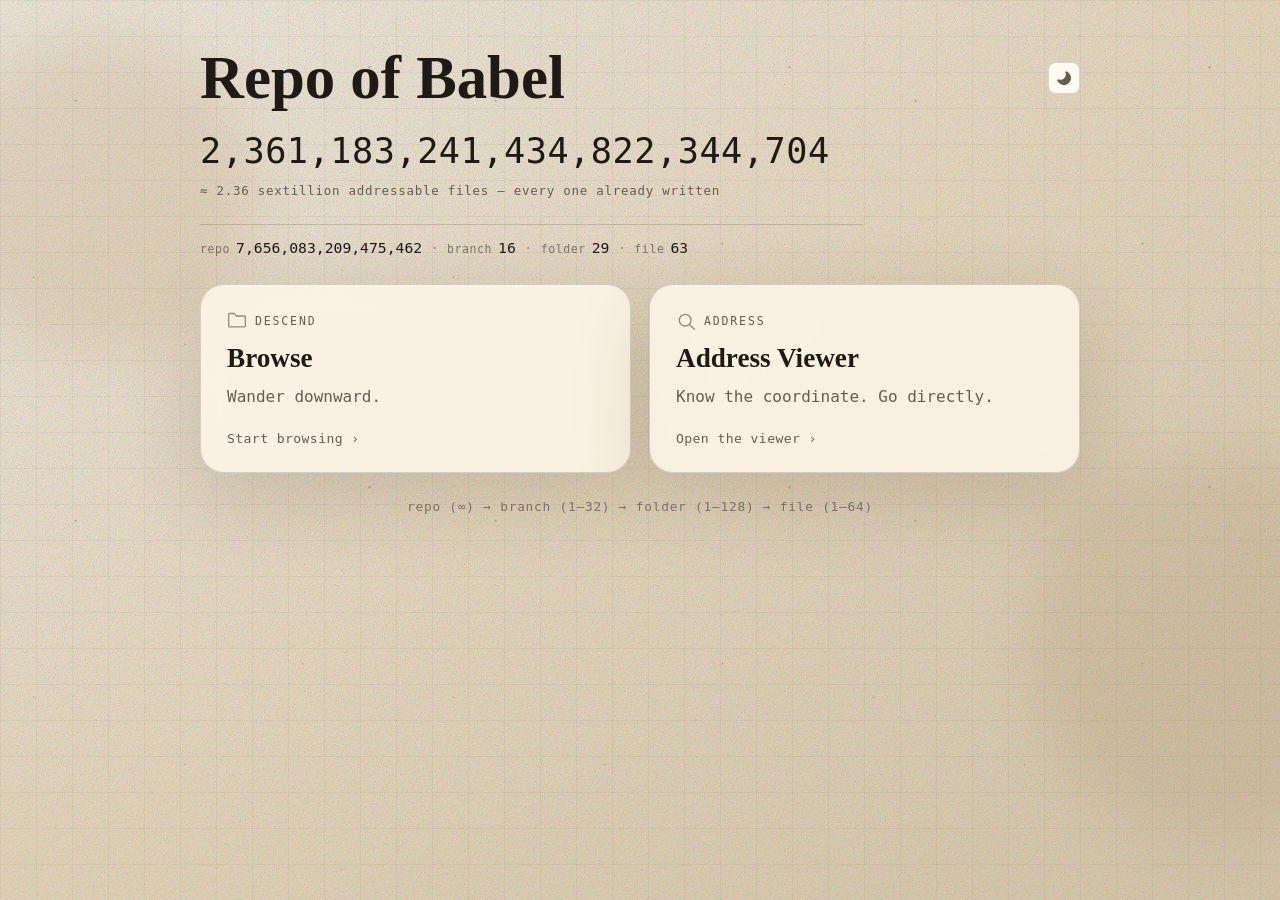
<file: index.html>
<!doctype html>
<html lang="en">
  <head>
    <meta charset="UTF-8" />
    <meta name="viewport" content="width=device-width, initial-scale=1.0" />
    <title>Repo of Babel</title>
    <link rel="stylesheet" href="./styles.css" />
    <script src="./theme.js"></script>
  </head>
  <body>
    <div class="background">
      <div class="glow glow-left"></div>
      <div class="glow glow-right"></div>
      <div class="grid"></div>
    </div>
    <main class="app-shell landing-shell">
      <header class="hero landing-hero">
        <div class="landing-title-row">
          <h1>Repo of Babel</h1>
          <button class="theme-toggle" aria-label="Toggle dark mode">
            <svg class="theme-icon-moon" viewBox="0 0 16 16" width="16" height="16" fill="currentColor"><path d="M9.598 1.591a.75.75 0 0 1 .785-.175 7 7 0 1 1-8.967 8.967.75.75 0 0 1 .961-.96 5.5 5.5 0 0 0 7.046-7.046.75.75 0 0 1 .175-.786Z"/></svg>
            <svg class="theme-icon-sun" viewBox="0 0 16 16" width="16" height="16" fill="currentColor"><path d="M8 12a4 4 0 1 1 0-8 4 4 0 0 1 0 8Zm0-1.5a2.5 2.5 0 1 0 0-5 2.5 2.5 0 0 0 0 5ZM8 0a.75.75 0 0 1 .75.75v1.5a.75.75 0 0 1-1.5 0V.75A.75.75 0 0 1 8 0Zm0 13a.75.75 0 0 1 .75.75v1.5a.75.75 0 0 1-1.5 0v-1.5A.75.75 0 0 1 8 13Zm7.25-5.25a.75.75 0 0 1 0 1.5h-1.5a.75.75 0 0 1 0-1.5h1.5ZM0 8a.75.75 0 0 1 .75-.75h1.5a.75.75 0 0 1 0 1.5H.75A.75.75 0 0 1 0 8Zm11.314-4.886a.75.75 0 0 1 1.06 1.06l-1.06 1.061a.75.75 0 1 1-1.061-1.06l1.06-1.061ZM4.687 11.253a.75.75 0 0 1 1.06 1.06l-1.06 1.061a.75.75 0 1 1-1.06-1.06l1.06-1.061Zm7.687 1.06a.75.75 0 0 1-1.06 1.061l-1.061-1.06a.75.75 0 0 1 1.06-1.061l1.061 1.06ZM4.687 4.747a.75.75 0 0 1-1.06 1.06L2.566 4.747a.75.75 0 0 1 1.06-1.06l1.061 1.06Z"/></svg>
          </button>
        </div>
        <div class="totality">
          <p class="totality-count"><span id="totality-count">2,361,183,241,434,822,344,704</span></p>
          <p class="totality-sub">≈ 2.36 sextillion addressable files — every one already written</p>
          <a class="totality-door" id="totality-door" href="./viewer.html?repo=4&branch=12&folder=7&file=3&lang=python" aria-label="Open a file at a random address">
            <span class="totality-coord" id="totality-coord">
              <span class="tc-part"><span class="tc-k">repo</span> <span class="tc-v" data-k="repo">4</span></span>
              <span class="tc-dot">·</span>
              <span class="tc-part"><span class="tc-k">branch</span> <span class="tc-v" data-k="branch">12</span></span>
              <span class="tc-dot">·</span>
              <span class="tc-part"><span class="tc-k">folder</span> <span class="tc-v" data-k="folder">7</span></span>
              <span class="tc-dot">·</span>
              <span class="tc-part"><span class="tc-k">file</span> <span class="tc-v" data-k="file">3</span></span>
            </span>
            <span class="totality-door-cue">step into this one <span class="td-arrow" aria-hidden="true">→</span></span>
          </a>
        </div>
      </header>

      <section class="mode-grid">
        <a class="mode-card" href="./browse.html">
          <div class="mode-card-top">
            <span class="mode-icon">
              <svg width="20" height="20" viewBox="0 0 24 24" fill="none" stroke="currentColor" stroke-width="1.6" stroke-linecap="round" stroke-linejoin="round">
                <path d="M3 3h6l2 3h10a1 1 0 0 1 1 1v11a1 1 0 0 1-1 1H3a1 1 0 0 1-1-1V4a1 1 0 0 1 1-1z"/>
              </svg>
            </span>
            <span class="mode-tag">Descend</span>
          </div>
          <h2>Browse</h2>
          <p>Wander downward.</p>
          <span class="mode-cta">Start browsing ›</span>
        </a>

        <a class="mode-card" href="./viewer.html">
          <div class="mode-card-top">
            <span class="mode-icon">
              <svg width="20" height="20" viewBox="0 0 24 24" fill="none" stroke="currentColor" stroke-width="1.6" stroke-linecap="round" stroke-linejoin="round">
                <circle cx="11" cy="11" r="7"/>
                <line x1="16.5" y1="16.5" x2="22" y2="22"/>
              </svg>
            </span>
            <span class="mode-tag">Address</span>
          </div>
          <h2>Address Viewer</h2>
          <p>Know the coordinate. Go directly.</p>
          <span class="mode-cta">Open the viewer ›</span>
        </a>
      </section>

      <footer class="landing-foot">
        <p>repo (∞) → branch (1–32) → folder (1–128) → file (1–64)</p>
      </footer>
    </main>
    <script>
      // Address space, straight from generator.js BOUNDS:
      // repo (1 .. MAX_SAFE_INTEGER) x branch (32) x folder (128) x file (64).
      const BOUNDS = { repo: 9007199254740991, branch: 32, folder: 128, file: 64 };
      const group = (s) => s.replace(/\B(?=(\d{3})+(?!\d))/g, ",");
      const rint = (max) => Math.floor(Math.random() * max) + 1;

      const LANGS = ["python", "javascript", "lua", "typescript", "ruby"];
      const pick = (arr) => arr[Math.floor(Math.random() * arr.length)];

      const total =
        BigInt(BOUNDS.repo) * BigInt(BOUNDS.branch) *
        BigInt(BOUNDS.folder) * BigInt(BOUNDS.file);
      document.getElementById("totality-count").textContent = group(total.toString());

      const coord = document.getElementById("totality-coord");
      const door = document.getElementById("totality-door");
      const slots = coord.querySelectorAll(".tc-v");

      function render(addr) {
        slots.forEach((el) => {
          el.textContent = group(String(addr[el.dataset.k]));
        });
        door.href =
          `./viewer.html?repo=${addr.repo}&branch=${addr.branch}` +
          `&folder=${addr.folder}&file=${addr.file}&lang=${addr.lang}`;
      }

      function newAddress() {
        return {
          repo: rint(BOUNDS.repo),
          branch: rint(BOUNDS.branch),
          folder: rint(BOUNDS.folder),
          file: rint(BOUNDS.file),
          lang: pick(LANGS),
        };
      }

      function reshuffle() {
        coord.classList.add("shuffling");
        setTimeout(() => {
          render(newAddress());
          coord.classList.remove("shuffling");
        }, 280);
      }

      render(newAddress());

      // Drift through random galleries, but pause on hover/focus so the
      // address you reach for is the one you land on.
      let timer = null;
      const still = window.matchMedia("(prefers-reduced-motion: reduce)").matches;
      const start = () => { if (!still && !timer) timer = setInterval(reshuffle, 2600); };
      const stop = () => { if (timer) { clearInterval(timer); timer = null; } };
      start();
      door.addEventListener("mouseenter", stop);
      door.addEventListener("mouseleave", start);
      door.addEventListener("focus", stop);
      door.addEventListener("blur", start);
    </script>
  </body>
</html>
</file>
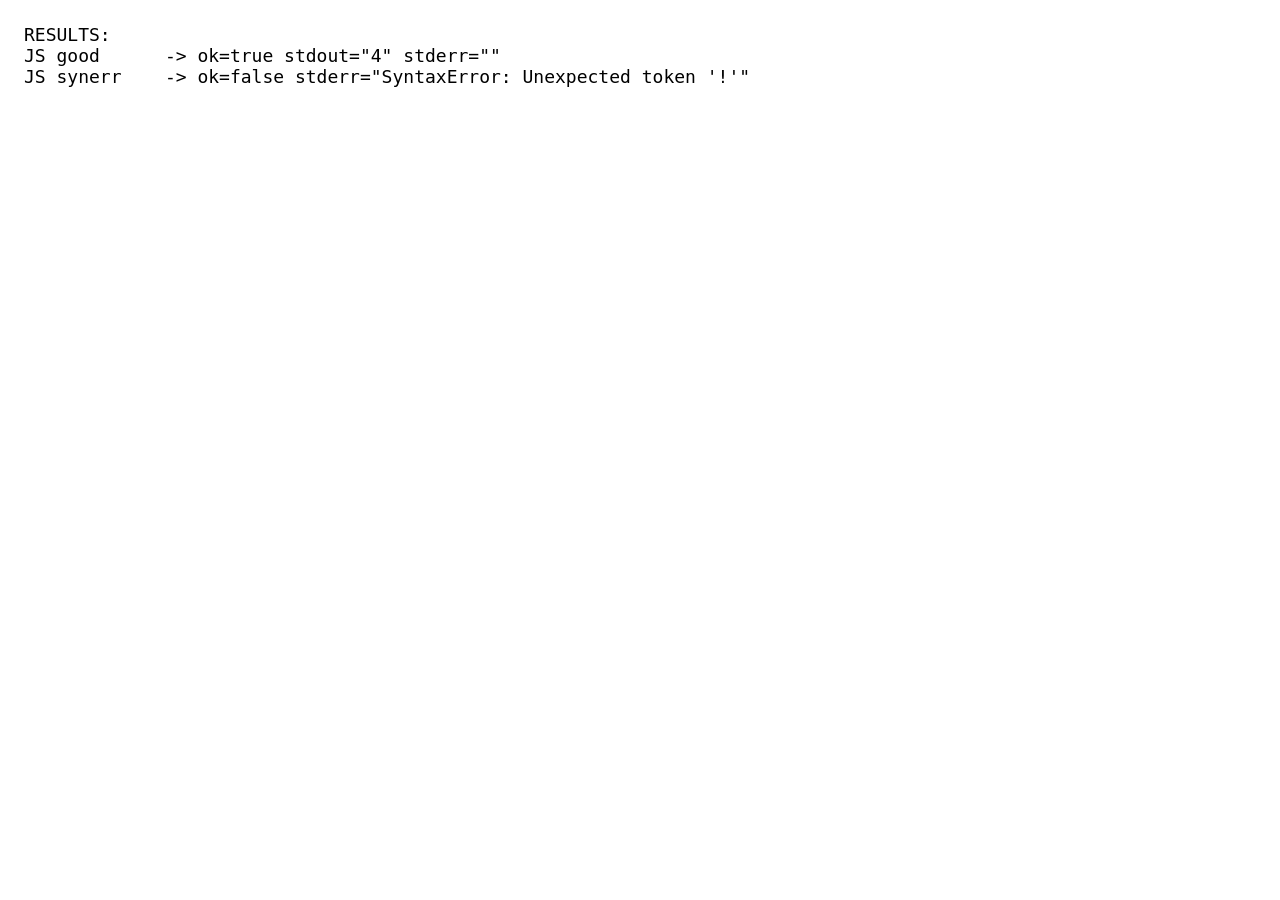
<file: __runtest.html>
<!doctype html>
<html><head><meta charset="utf-8"><title>pending</title>
<style>body{font-family:monospace;white-space:pre-wrap;padding:16px;font-size:18px}</style>
</head><body id="out">running…</body>
<script type="module" src="./__runtest.js"></script>
</html>
</file>
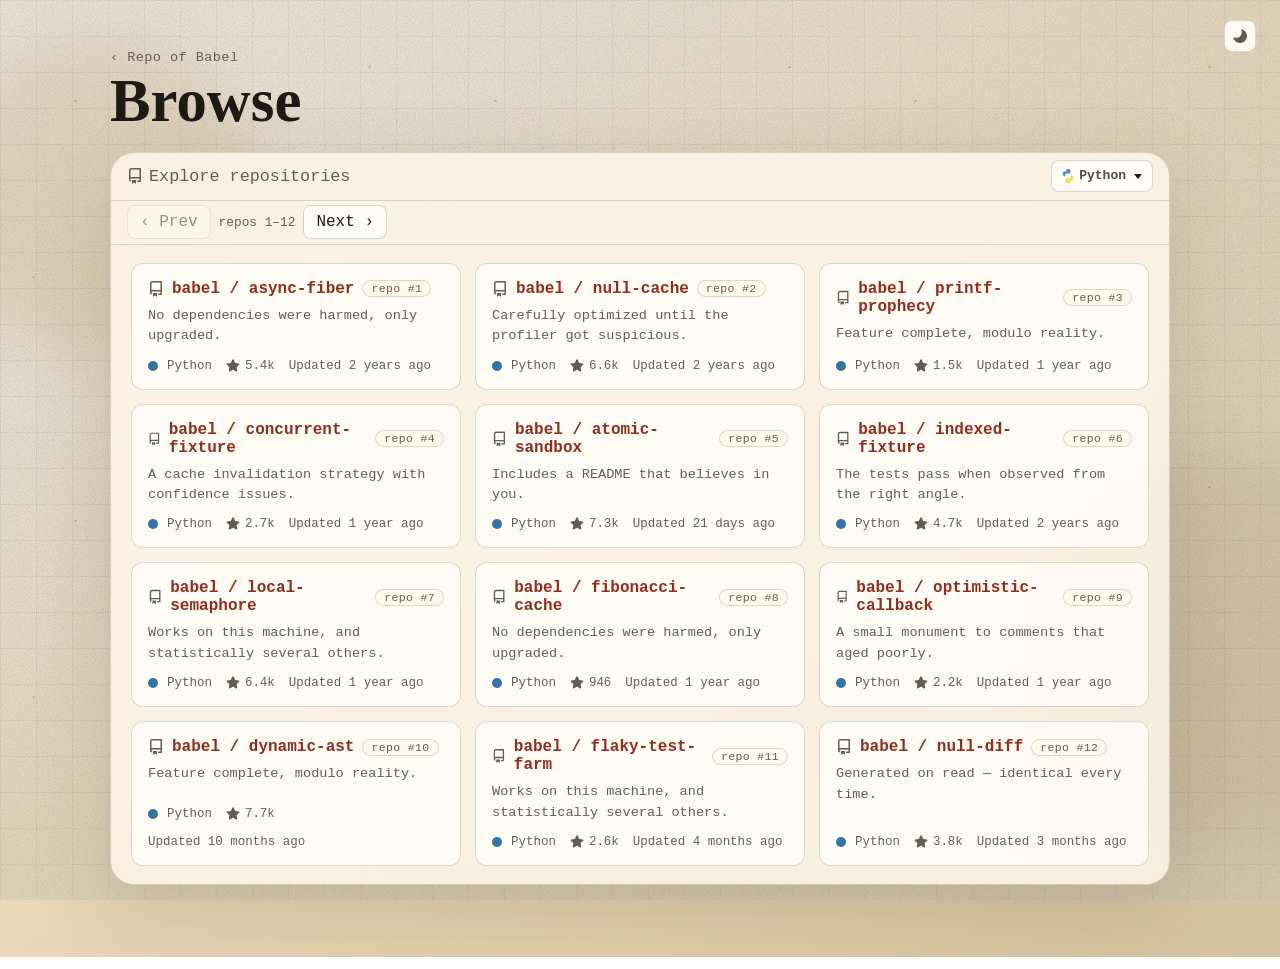
<file: browse.html>
<!doctype html>
<html lang="en">
  <head>
    <meta charset="UTF-8" />
    <meta name="viewport" content="width=device-width, initial-scale=1.0" />
    <title>Repo of Babel · Browse</title>
    <link rel="stylesheet" href="./styles.css" />
    <script src="./theme.js"></script>
  </head>
  <body>
    <div class="background">
      <div class="glow glow-left"></div>
      <div class="glow glow-right"></div>
      <div class="grid"></div>
    </div>
    <button class="theme-toggle theme-toggle-fixed" aria-label="Toggle dark mode">
      <svg class="theme-icon-moon" viewBox="0 0 16 16" width="16" height="16" fill="currentColor"><path d="M9.598 1.591a.75.75 0 0 1 .785-.175 7 7 0 1 1-8.967 8.967.75.75 0 0 1 .961-.96 5.5 5.5 0 0 0 7.046-7.046.75.75 0 0 1 .175-.786Z"/></svg>
      <svg class="theme-icon-sun" viewBox="0 0 16 16" width="16" height="16" fill="currentColor"><path d="M8 12a4 4 0 1 1 0-8 4 4 0 0 1 0 8Zm0-1.5a2.5 2.5 0 1 0 0-5 2.5 2.5 0 0 0 0 5ZM8 0a.75.75 0 0 1 .75.75v1.5a.75.75 0 0 1-1.5 0V.75A.75.75 0 0 1 8 0Zm0 13a.75.75 0 0 1 .75.75v1.5a.75.75 0 0 1-1.5 0v-1.5A.75.75 0 0 1 8 13Zm7.25-5.25a.75.75 0 0 1 0 1.5h-1.5a.75.75 0 0 1 0-1.5h1.5ZM0 8a.75.75 0 0 1 .75-.75h1.5a.75.75 0 0 1 0 1.5H.75A.75.75 0 0 1 0 8Zm11.314-4.886a.75.75 0 0 1 1.06 1.06l-1.06 1.061a.75.75 0 1 1-1.061-1.06l1.06-1.061ZM4.687 11.253a.75.75 0 0 1 1.06 1.06l-1.06 1.061a.75.75 0 1 1-1.06-1.06l1.06-1.061Zm7.687 1.06a.75.75 0 0 1-1.06 1.061l-1.061-1.06a.75.75 0 0 1 1.06-1.061l1.061 1.06ZM4.687 4.747a.75.75 0 0 1-1.06 1.06L2.566 4.747a.75.75 0 0 1 1.06-1.06l1.061 1.06Z"/></svg>
    </button>

    <main class="app-shell">
      <header class="hero">
        <a class="home-link" href="./index.html">‹ Repo of Babel</a>
        <h1>Browse</h1>
      </header>

      <section class="panel gh-panel">
        <div class="gh-topbar">
          <nav id="breadcrumb" class="gh-breadcrumb" aria-label="Location"></nav>
          <div id="lang-picker" class="gh-branch-wrap"></div>
        </div>
        <div class="gh-actionbar">
          <div id="context-actions" class="gh-actions"></div>
        </div>

        <div id="browse-grid" class="gh-body" aria-live="polite"></div>

        <div id="file-view" class="gh-blob" hidden>
          <div id="blob-head" class="blob-head">
            <div class="blob-run">
              <button id="run-btn" class="gh-btn" type="button">▶ Run</button>
            </div>
          </div>
          <div id="split-view" class="split-view">
            <div id="file-code" class="code-viewer"></div>
            <div id="terminal-wrap" class="terminal-wrap" hidden>
              <div class="terminal-bar">
                <span class="term-dot term-dot-red"></span>
                <span class="term-dot term-dot-yellow"></span>
                <span class="term-dot term-dot-green"></span>
                <span class="term-title">output</span>
                <span id="run-status" class="run-status"></span>
              </div>
              <pre id="terminal" class="terminal" aria-live="polite"></pre>
            </div>
          </div>
        </div>
      </section>
    </main>

    <script type="module" src="./browse.js"></script>
  </body>
</html>
</file>
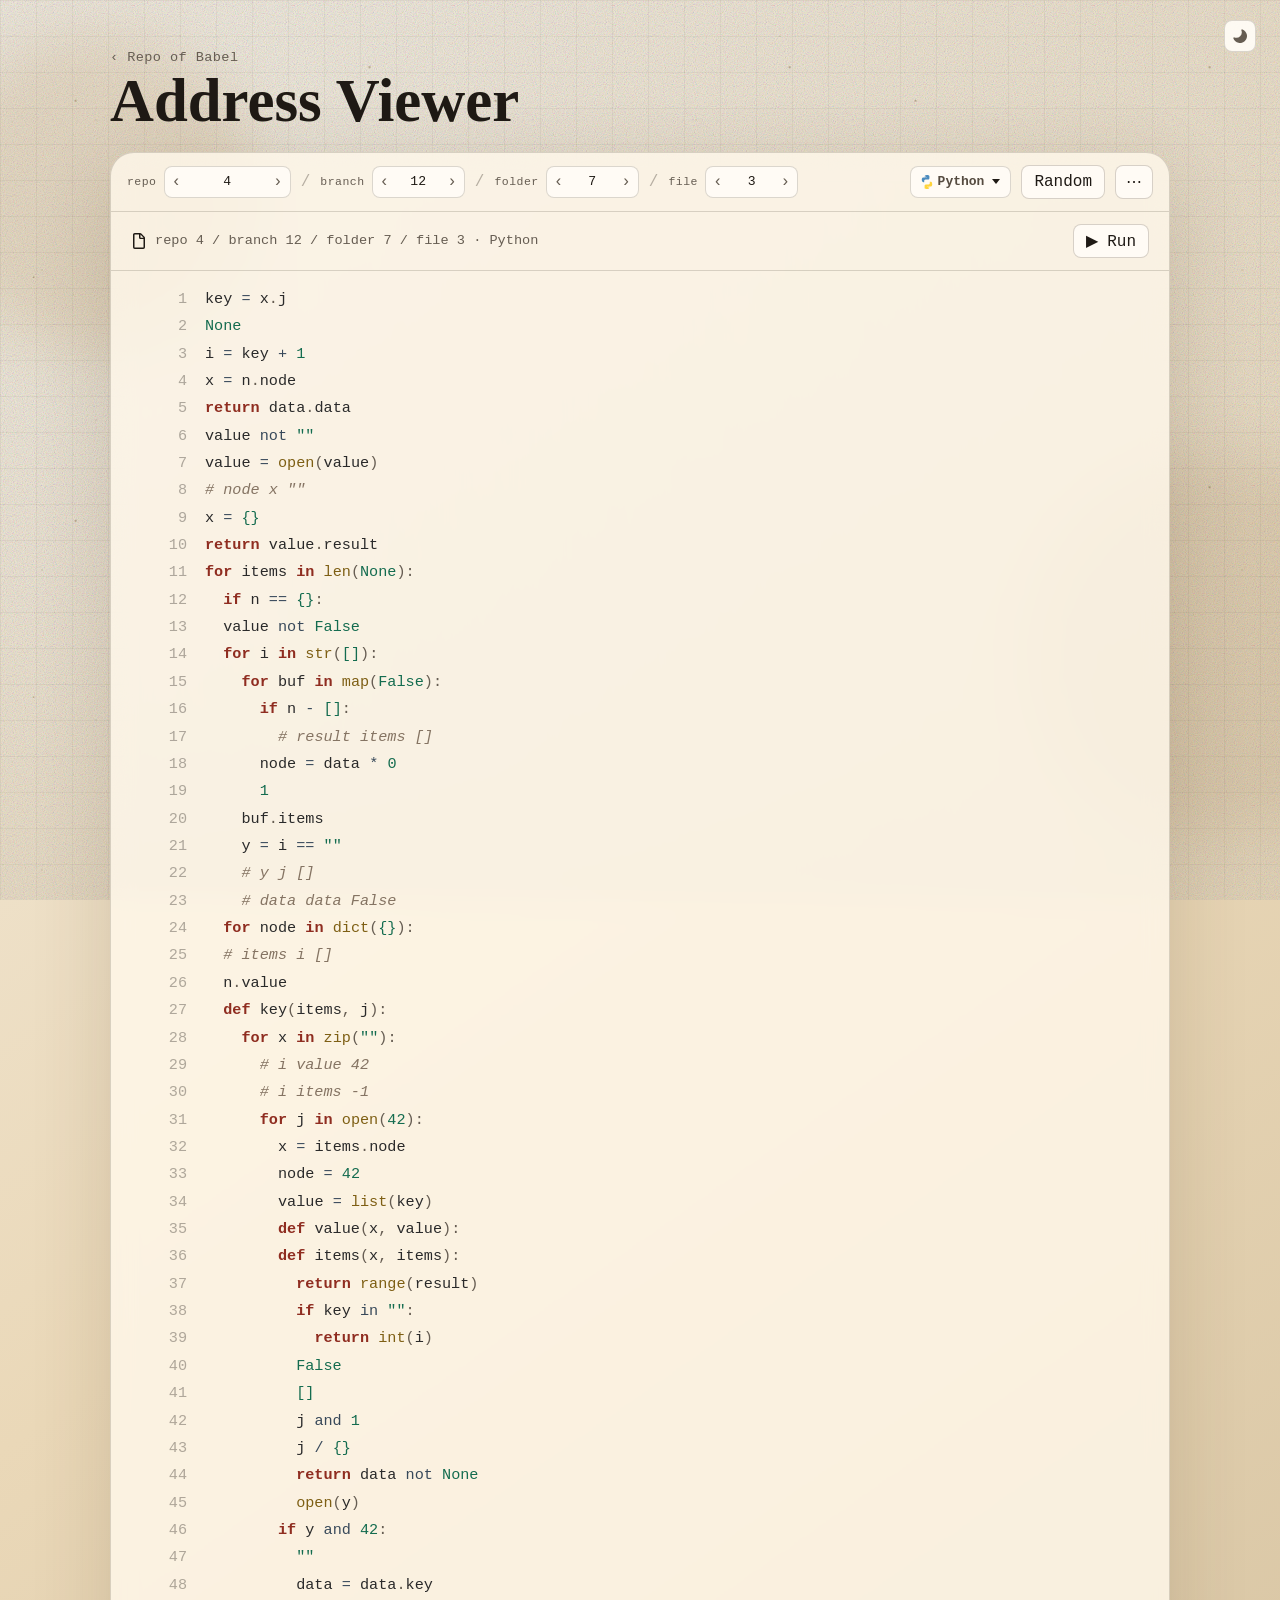
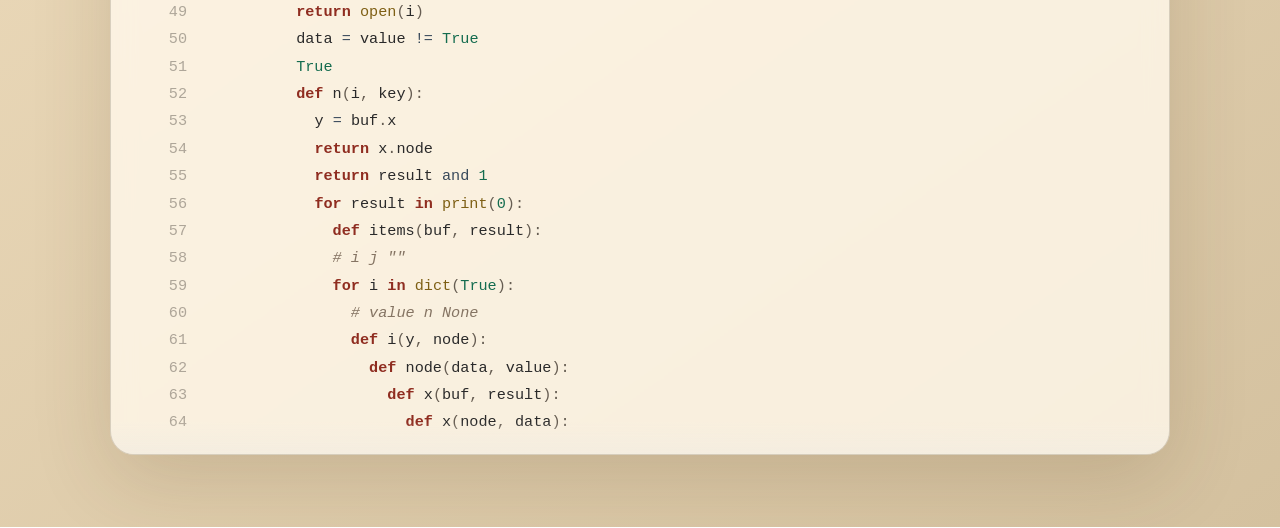
<file: viewer.html>
<!doctype html>
<html lang="en">
  <head>
    <meta charset="UTF-8" />
    <meta name="viewport" content="width=device-width, initial-scale=1.0" />
    <title>Repo of Babel · Address Viewer</title>
    <link rel="stylesheet" href="./styles.css" />
    <script src="./theme.js"></script>
  </head>
  <body>
    <div class="background">
      <div class="glow glow-left"></div>
      <div class="glow glow-right"></div>
      <div class="grid"></div>
    </div>
    <button class="theme-toggle theme-toggle-fixed" aria-label="Toggle dark mode">
      <svg class="theme-icon-moon" viewBox="0 0 16 16" width="16" height="16" fill="currentColor"><path d="M9.598 1.591a.75.75 0 0 1 .785-.175 7 7 0 1 1-8.967 8.967.75.75 0 0 1 .961-.96 5.5 5.5 0 0 0 7.046-7.046.75.75 0 0 1 .175-.786Z"/></svg>
      <svg class="theme-icon-sun" viewBox="0 0 16 16" width="16" height="16" fill="currentColor"><path d="M8 12a4 4 0 1 1 0-8 4 4 0 0 1 0 8Zm0-1.5a2.5 2.5 0 1 0 0-5 2.5 2.5 0 0 0 0 5ZM8 0a.75.75 0 0 1 .75.75v1.5a.75.75 0 0 1-1.5 0V.75A.75.75 0 0 1 8 0Zm0 13a.75.75 0 0 1 .75.75v1.5a.75.75 0 0 1-1.5 0v-1.5A.75.75 0 0 1 8 13Zm7.25-5.25a.75.75 0 0 1 0 1.5h-1.5a.75.75 0 0 1 0-1.5h1.5ZM0 8a.75.75 0 0 1 .75-.75h1.5a.75.75 0 0 1 0 1.5H.75A.75.75 0 0 1 0 8Zm11.314-4.886a.75.75 0 0 1 1.06 1.06l-1.06 1.061a.75.75 0 1 1-1.061-1.06l1.06-1.061ZM4.687 11.253a.75.75 0 0 1 1.06 1.06l-1.06 1.061a.75.75 0 1 1-1.06-1.06l1.06-1.061Zm7.687 1.06a.75.75 0 0 1-1.06 1.061l-1.061-1.06a.75.75 0 0 1 1.06-1.061l1.061 1.06ZM4.687 4.747a.75.75 0 0 1-1.06 1.06L2.566 4.747a.75.75 0 0 1 1.06-1.06l1.061 1.06Z"/></svg>
    </button>

    <main class="app-shell">
      <header class="hero">
        <a class="home-link" href="./index.html">‹ Repo of Babel</a>
        <h1>Address Viewer</h1>
      </header>

      <section class="panel gh-panel">
        <form id="address-form" class="viewer-topbar" autocomplete="off">
          <div class="addr-coords">
            <div class="addr-field">
              <span class="addr-label">repo</span>
              <div class="stepper">
                <button type="button" class="stepper-btn" data-nav="prev-repo" aria-label="Previous repo">‹</button>
                <input id="repo-input" name="repo" type="number" min="1" step="1" required />
                <button type="button" class="stepper-btn" data-nav="next-repo" aria-label="Next repo">›</button>
              </div>
            </div>
            <span class="addr-sep">/</span>
            <div class="addr-field">
              <span class="addr-label">branch</span>
              <div class="stepper">
                <button type="button" class="stepper-btn" data-nav="prev-branch" aria-label="Previous branch">‹</button>
                <input id="branch-input" name="branch" type="number" min="1" max="32" step="1" required />
                <button type="button" class="stepper-btn" data-nav="next-branch" aria-label="Next branch">›</button>
              </div>
            </div>
            <span class="addr-sep">/</span>
            <div class="addr-field">
              <span class="addr-label">folder</span>
              <div class="stepper">
                <button type="button" class="stepper-btn" data-nav="prev-folder" aria-label="Previous folder">‹</button>
                <input id="folder-input" name="folder" type="number" min="1" max="128" step="1" required />
                <button type="button" class="stepper-btn" data-nav="next-folder" aria-label="Next folder">›</button>
              </div>
            </div>
            <span class="addr-sep">/</span>
            <div class="addr-field">
              <span class="addr-label">file</span>
              <div class="stepper">
                <button type="button" class="stepper-btn" data-nav="prev-file" aria-label="Previous file">‹</button>
                <input id="file-input" name="file" type="number" min="1" max="64" step="1" required />
                <button type="button" class="stepper-btn" data-nav="next-file" aria-label="Next file">›</button>
              </div>
            </div>
          </div>

          <div class="viewer-tools">
            <div id="lang-picker" class="gh-branch-wrap"></div>
            <button type="button" class="gh-btn" data-nav="random" title="Jump to a random address">Random</button>
            <div class="viewer-more-wrap">
              <button type="button" class="gh-btn viewer-more-btn" id="viewer-more-btn" title="More options" aria-haspopup="true" aria-expanded="false">⋯</button>
              <div class="viewer-more-menu" id="viewer-more-menu" hidden>
                <button type="button" class="viewer-more-item" id="copy-link">Copy link</button>
              </div>
            </div>
            <select id="lang-input" name="lang" class="visually-hidden" tabindex="-1" aria-hidden="true"></select>
          </div>
        </form>

        <div class="blob-head">
          <span class="blob-name">
            <svg width="16" height="16" viewBox="0 0 16 16" fill="currentColor" aria-hidden="true"><path d="M2 1.75C2 .784 2.784 0 3.75 0h5.336c.464 0 .909.184 1.237.513l3.164 3.164c.329.328.513.773.513 1.237v9.336A1.75 1.75 0 0 1 12.25 16h-8.5A1.75 1.75 0 0 1 2 14.25Zm1.75-.25a.25.25 0 0 0-.25.25v12.5c0 .138.112.25.25.25h8.5a.25.25 0 0 0 .25-.25V6h-3a1.5 1.5 0 0 1-1.5-1.5v-3Zm5.75-.06V4.5c0 .138.112.25.25.25h2.81Z"></path></svg>
            <p id="viewer-subtitle" class="viewer-subtitle"></p>
          </span>
          <div class="blob-run">
            <button id="run-btn" class="gh-btn" type="button">▶ Run</button>
          </div>
        </div>

        <div id="split-view" class="split-view">
          <div class="code-viewer-wrap" id="code-viewer-wrap">
            <div id="code-viewer" class="code-viewer" aria-live="polite"></div>
          </div>
          <div id="terminal-wrap" class="terminal-wrap" hidden>
            <div class="terminal-bar">
              <button type="button" class="term-dot term-dot-red" aria-label="Close terminal" title="Close"></button>
              <button type="button" class="term-dot term-dot-yellow" aria-label="Minimize terminal" title="Minimize"></button>
              <button type="button" class="term-dot term-dot-green" aria-label="Expand terminal" title="Expand"></button>
              <span class="term-title">output</span>
              <span id="run-status" class="run-status"></span>
            </div>
            <pre id="terminal" class="terminal" aria-live="polite"></pre>
          </div>
        </div>
      </section>
    </main>

    <script type="module" src="./app.js"></script>
  </body>
</html>
</file>
<file: styles.css>
:root {
  color-scheme: light;
  --bg: #f4ede0;
  --bg-deep: #d4c19f;
  --bg-mid: #ead8b8;
  --ink: #1f1a15;
  --muted: #665d52;
  --panel: rgba(255, 248, 235, 0.82);
  --panel-strong: rgba(255, 252, 246, 0.94);
  --border: rgba(58, 44, 28, 0.18);
  --shadow: 0 24px 80px rgba(74, 51, 17, 0.16);
  --keyword: #8f2d20;
  --builtin: #7e5f14;
  --operator: #38495a;
  --identifier: #2a2a2a;
  --literal: #146c4f;
  --comment: #857463;
  --line-number: rgba(31, 26, 21, 0.35);
  --code-bg-top: rgba(255, 253, 249, 0.95);
  --code-bg-bot: rgba(250, 243, 230, 0.95);
  --glow-left: rgba(180, 140, 80, 0.28);
  --glow-right: rgba(140, 100, 50, 0.18);
  --grid-line: rgba(53, 44, 31, 0.05);
  --accent: #8f2d20;
  --btn-dark-bg: #23180f;
  --btn-dark-fg: #fff9f0;
  --spin-hover-bg: rgba(35, 24, 15, 0.08);
  --spin-active-bg: rgba(35, 24, 15, 0.15);
  --browse-control-text: #554b40;
  --browse-stat-number: #554b40;
  --grain-opacity: 0.55;
  --vignette-strength: 32%;
  --mote-color: rgba(120, 92, 50, 0.5);
}

[data-theme="dark"] {
  color-scheme: dark;
  --bg: #131110;
  --bg-deep: #1c1915;
  --bg-mid: #1a1714;
  --ink: #e8dfd0;
  --muted: #8c8070;
  --panel: rgba(28, 25, 21, 0.88);
  --panel-strong: rgba(36, 32, 27, 0.96);
  --border: rgba(200, 170, 120, 0.12);
  --shadow: 0 24px 80px rgba(0, 0, 0, 0.45);
  --keyword: #e07060;
  --builtin: #c4a044;
  --operator: #7eb3cc;
  --identifier: #d4ccc0;
  --literal: #5ec49a;
  --comment: #7a6e60;
  --line-number: rgba(200, 185, 160, 0.28);
  --code-bg-top: rgba(20, 18, 15, 0.97);
  --code-bg-bot: rgba(25, 22, 17, 0.97);
  --glow-left: rgba(160, 120, 60, 0.18);
  --glow-right: rgba(110, 80, 40, 0.14);
  --grid-line: rgba(200, 170, 120, 0.04);
  --accent: #e07060;
  --btn-dark-bg: #e8dfd0;
  --btn-dark-fg: #131110;
  --spin-hover-bg: rgba(200, 185, 160, 0.08);
  --spin-active-bg: rgba(200, 185, 160, 0.15);
  --browse-control-text: var(--ink);
  --browse-stat-number: var(--ink);
  --scrollbar-track: rgba(200, 170, 120, 0.05);
  --scrollbar-thumb: rgba(200, 170, 120, 0.18);
  --scrollbar-thumb-hover: rgba(224, 112, 96, 0.5);
  --grain-opacity: 0.16;
  --vignette-strength: 24%;
  --mote-color: rgba(220, 190, 140, 0.3);
}

@media (prefers-color-scheme: dark) {
  :root:not([data-theme="light"]) {
    color-scheme: dark;
    --bg: #131110;
    --bg-deep: #1c1915;
    --bg-mid: #1a1714;
    --ink: #e8dfd0;
    --muted: #8c8070;
    --panel: rgba(28, 25, 21, 0.88);
    --panel-strong: rgba(36, 32, 27, 0.96);
    --border: rgba(200, 170, 120, 0.12);
    --shadow: 0 24px 80px rgba(0, 0, 0, 0.45);
    --keyword: #e07060;
    --builtin: #c4a044;
    --operator: #7eb3cc;
    --identifier: #d4ccc0;
    --literal: #5ec49a;
    --comment: #7a6e60;
    --line-number: rgba(200, 185, 160, 0.28);
    --code-bg-top: rgba(20, 18, 15, 0.97);
    --code-bg-bot: rgba(25, 22, 17, 0.97);
    --glow-left: rgba(200, 90, 40, 0.14);
    --glow-right: rgba(60, 110, 150, 0.12);
    --grid-line: rgba(200, 170, 120, 0.04);
    --accent: #e07060;
    --btn-dark-bg: #e8dfd0;
    --btn-dark-fg: #131110;
    --spin-hover-bg: rgba(200, 185, 160, 0.08);
    --spin-active-bg: rgba(200, 185, 160, 0.15);
    --browse-control-text: var(--ink);
    --browse-stat-number: var(--ink);
    --scrollbar-track: rgba(200, 170, 120, 0.05);
    --scrollbar-thumb: rgba(200, 170, 120, 0.18);
    --scrollbar-thumb-hover: rgba(224, 112, 96, 0.5);
    --grain-opacity: 0.16;
    --vignette-strength: 24%;
    --mote-color: rgba(220, 190, 140, 0.3);
  }
}

* {
  box-sizing: border-box;
}

:focus-visible {
  outline: 2px solid var(--accent);
  outline-offset: 2px;
}

html,
body {
  margin: 0;
  min-height: 100%;
  overflow-x: hidden;
}

body {
  background:
    radial-gradient(circle at top left, rgba(255, 255, 255, 0.06), transparent 30%),
    linear-gradient(145deg, var(--bg) 0%, var(--bg-mid) 48%, var(--bg-deep) 100%);
  color: var(--ink);
  font-family: "IBM Plex Mono", "SFMono-Regular", "Consolas", monospace;
  transition: background 300ms ease, color 300ms ease;
}

button,
input,
select {
  font: inherit;
}

.background {
  inset: 0;
  overflow: hidden;
  pointer-events: none;
  position: fixed;
}

.glow {
  border-radius: 999px;
  filter: blur(30px);
  opacity: 0.65;
  position: absolute;
}

.glow-left {
  background: var(--glow-left);
  height: 20rem;
  left: -4rem;
  top: 2rem;
  width: 20rem;
}

.glow-right {
  background: var(--glow-right);
  bottom: 4rem;
  height: 24rem;
  right: -8rem;
  width: 24rem;
}

.grid {
  background-image:
    linear-gradient(var(--grid-line) 1px, transparent 1px),
    linear-gradient(90deg, var(--grid-line) 1px, transparent 1px);
  background-size: 36px 36px;
  inset: 0;
  position: absolute;
}

/* Aged archive: paper grain over everything */
.background::before {
  background-image: url("data:image/svg+xml,%3Csvg xmlns='http://www.w3.org/2000/svg' width='160' height='160'%3E%3Cfilter id='n'%3E%3CfeTurbulence type='fractalNoise' baseFrequency='0.9' numOctaves='2' stitchTiles='stitch'/%3E%3C/filter%3E%3Crect width='100%25' height='100%25' filter='url(%23n)'/%3E%3C/svg%3E");
  content: "";
  inset: 0;
  mix-blend-mode: overlay;
  opacity: var(--grain-opacity);
  position: absolute;
}

/* Aged archive: vignette so the edges fall into shadow */
.background::after {
  background: radial-gradient(
    ellipse 120% 90% at 50% 42%,
    transparent 50%,
    color-mix(in srgb, var(--bg-deep) var(--vignette-strength), transparent) 100%
  );
  content: "";
  inset: 0;
  position: absolute;
}

/* Dust motes drifting in the light — two parallax layers */
.grid::before,
.grid::after {
  background-repeat: repeat;
  content: "";
  inset: 0;
  position: absolute;
}

.grid::before {
  animation: dust-drift-near 48s linear infinite;
  background-image:
    radial-gradient(1.6px 1.6px at 18% 24%, var(--mote-color), transparent),
    radial-gradient(1.4px 1.4px at 72% 58%, var(--mote-color), transparent),
    radial-gradient(1.2px 1.2px at 44% 82%, var(--mote-color), transparent),
    radial-gradient(1.8px 1.8px at 88% 16%, var(--mote-color), transparent),
    radial-gradient(1.3px 1.3px at 8% 66%, var(--mote-color), transparent);
  background-size: 420px 420px;
}

.grid::after {
  animation: dust-drift-far 84s linear infinite;
  background-image:
    radial-gradient(1px 1px at 32% 40%, var(--mote-color), transparent),
    radial-gradient(1px 1px at 60% 12%, var(--mote-color), transparent),
    radial-gradient(0.9px 0.9px at 80% 74%, var(--mote-color), transparent),
    radial-gradient(1.1px 1.1px at 14% 90%, var(--mote-color), transparent),
    radial-gradient(0.8px 0.8px at 50% 64%, var(--mote-color), transparent);
  background-size: 300px 300px;
  opacity: 0.6;
}

@keyframes dust-drift-near {
  from { background-position: 0 0; }
  to   { background-position: 30px -420px; }
}

@keyframes dust-drift-far {
  from { background-position: 0 0; }
  to   { background-position: -24px -300px; }
}

@media (prefers-reduced-motion: reduce) {
  .grid::before,
  .grid::after {
    animation: none;
  }
}

.app-shell {
  margin: 0 auto;
  max-width: 1100px;
  padding: 48px 20px 72px;
  position: relative;
}

.hero {
  animation: rise 600ms ease-out both;
  margin-bottom: 20px;
}

h1 {
  font-family: "Iowan Old Style", "Palatino Linotype", "Book Antiqua", Georgia, serif;
  font-size: clamp(2.2rem, 5vw, 3.8rem);
  line-height: 1;
  margin: 0;
}

.panel {
  backdrop-filter: blur(12px);
  background: var(--panel);
  border: 1px solid var(--border);
  border-radius: 24px;
  box-shadow: var(--shadow);
}

select {
  appearance: none;
  background: var(--panel-strong);
  border: 1px solid rgba(75, 58, 36, 0.18);
  border-radius: 14px;
  color: var(--ink);
  color-scheme: inherit;
  min-height: 48px;
  padding: 12px 14px;
}

select option {
  background: var(--panel-strong);
  color: var(--ink);
}

select:focus {
  border-color: rgba(143, 45, 32, 0.5);
  box-shadow: 0 0 0 3px rgba(143, 45, 32, 0.12);
  outline: none;
}

button {
  cursor: pointer;
  font-weight: 500;
  transition:
    transform 160ms ease,
    background 160ms ease,
    color 160ms ease,
    box-shadow 160ms ease;
}

/* Shared header row (viewer + browse) */
.hero-row {
  align-items: flex-end;
  display: flex;
  flex-wrap: wrap;
  gap: 16px;
  justify-content: space-between;
}

.home-link {
  color: var(--muted);
  display: inline-block;
  font-size: 0.85rem;
  letter-spacing: 0.03em;
  margin-bottom: 6px;
  text-decoration: none;
}

.home-link:hover {
  color: var(--accent);
}

/* Landing page */
.landing-shell {
  max-width: 920px;
}

.landing-hero {
  margin-bottom: 28px;
}

.landing-lede {
  color: var(--muted);
  font-size: 1rem;
  line-height: 1.7;
  margin: 16px 0 0;
  max-width: 60ch;
  transition: opacity 0.5s ease-in-out;
  position: relative;
  white-space: pre-wrap;
  word-wrap: break-word;
}

.landing-lede::before {
  content: '';
  position: absolute;
  top: -4px;
  left: -4px;
  right: -4px;
  bottom: -4px;
  background: radial-gradient(circle at 20% 50%, rgba(139, 45, 32, 0.15), transparent 50%);
  border-radius: 2px;
  pointer-events: none;
  opacity: 0;
  animation: esoteric-glow 8s ease-in-out infinite;
}

.landing-lede.fade-out {
  opacity: 0;
}

@keyframes esoteric-glow {
  0%, 100% { opacity: 0; }
  50% { opacity: 1; }
}

/* Totality: the staggering count + a live, reshuffling coordinate */
.totality {
  display: flex;
  flex-direction: column;
  gap: 12px;
  margin-top: 16px;
}

.totality .landing-lede {
  margin-top: 0;
}

.totality-count {
  color: var(--ink);
  font-size: clamp(1.1rem, 3.2vw, 2.2rem);
  font-variant-numeric: tabular-nums;
  letter-spacing: 0.015em;
  line-height: 1.15;
  margin: 6px 0 0;
  word-break: break-word;
}

.totality-sub {
  color: var(--muted);
  font-size: 0.78rem;
  letter-spacing: 0.06em;
  margin: 0;
  text-transform: lowercase;
}

/* The coordinate is a real door: a random address you can step into */
.totality-door {
  align-items: baseline;
  border-top: 1px solid var(--border);
  color: var(--muted);
  display: inline-flex;
  flex-wrap: wrap;
  gap: 8px 18px;
  margin-top: 14px;
  padding-top: 14px;
  text-decoration: none;
  width: fit-content;
}

.totality-coord {
  align-items: baseline;
  color: var(--muted);
  display: inline-flex;
  flex-wrap: wrap;
  font-size: 0.92rem;
  gap: 8px;
  transition: opacity 240ms ease, filter 240ms ease;
}

.totality-coord.shuffling {
  filter: blur(1.2px);
  opacity: 0.3;
}

.totality-door-cue {
  align-items: center;
  color: var(--muted);
  display: inline-flex;
  font-size: 0.76rem;
  gap: 6px;
  letter-spacing: 0.05em;
  opacity: 0;
  transition: opacity 200ms ease, color 200ms ease;
}

.totality-door:hover .totality-door-cue,
.totality-door:focus-visible .totality-door-cue {
  color: var(--accent);
  opacity: 1;
}

.td-arrow {
  transition: transform 200ms ease;
}

.totality-door:hover .tc-v,
.totality-door:focus-visible .tc-v {
  color: var(--accent);
}

.totality-door:hover .td-arrow,
.totality-door:focus-visible .td-arrow {
  transform: translateX(3px);
}

.tc-part {
  align-items: baseline;
  display: inline-flex;
  gap: 6px;
}

.tc-k {
  color: var(--muted);
  font-size: 0.72rem;
  letter-spacing: 0.05em;
  opacity: 0.8;
}

.tc-v {
  color: var(--ink);
  font-variant-numeric: tabular-nums;
}

.tc-dot {
  color: var(--muted);
  opacity: 0.5;
}

.mode-grid {
  display: grid;
  gap: 18px;
  grid-template-columns: repeat(2, minmax(0, 1fr));
}

.mode-card {
  animation: rise 700ms ease-out both;
  backdrop-filter: blur(12px);
  background: var(--panel);
  border: 1px solid var(--border);
  border-radius: 24px;
  box-shadow: var(--shadow);
  color: var(--ink);
  display: flex;
  flex-direction: column;
  gap: 10px;
  padding: 26px;
  text-decoration: none;
  transition: transform 180ms ease, box-shadow 180ms ease, border-color 180ms ease;
}

.mode-card:hover {
  border-color: rgba(143, 45, 32, 0.35);
  box-shadow: 0 28px 80px rgba(74, 51, 17, 0.22);
  transform: translateY(-4px);
}

.mode-card-top {
  align-items: center;
  display: flex;
  gap: 8px;
  margin-bottom: 2px;
}

.mode-icon {
  color: var(--muted);
  display: inline-flex;
  flex-shrink: 0;
  opacity: 0.7;
}

.mode-tag {
  color: var(--muted);
  font-size: 0.72rem;
  letter-spacing: 0.16em;
  text-transform: uppercase;
}

.mode-card h2 {
  font-family: "Iowan Old Style", "Palatino Linotype", "Book Antiqua", Georgia, serif;
  font-size: 1.7rem;
  margin: 0;
}

.mode-card p {
  color: var(--muted);
  line-height: 1.65;
  margin: 0;
}

.mode-cta {
  color: var(--muted);
  font-size: 0.82rem;
  letter-spacing: 0.03em;
  margin-top: auto;
  padding-top: 10px;
  transition: color 180ms ease;
}

.mode-card:hover .mode-cta {
  color: var(--accent);
}

.landing-foot {
  color: var(--muted);
  font-size: 0.8rem;
  letter-spacing: 0.06em;
  margin-top: 26px;
  opacity: 0.8;
  text-align: center;
}

/* Browse: guided descent */

/* GitHub-style browse */
.gh-panel {
  margin-top: 18px;
  overflow: hidden;
}

.gh-topbar {
  align-items: center;
  border-bottom: 1px solid var(--border);
  display: flex;
  gap: 10px;
  min-height: 48px;
  padding: 0 16px;
}

.gh-actionbar {
  align-items: center;
  border-bottom: 1px solid var(--border);
  display: flex;
  min-height: 44px;
  padding: 0 16px;
}

.gh-actionbar:empty,
.gh-actionbar:has(.gh-actions:empty) {
  display: none;
}


.gh-breadcrumb {
  align-items: center;
  display: flex;
  flex: 1;
  flex-wrap: wrap;
  font-size: 1.05rem;
  gap: 6px;
  min-width: 0;
}

.gh-breadcrumb svg {
  vertical-align: text-bottom;
}

.ghcrumb-root,
.ghcrumb-owner {
  align-items: center;
  color: var(--muted);
  display: inline-flex;
  gap: 6px;
}

.ghcrumb-back {
  align-items: center;
  background: var(--panel-strong);
  border: 1px solid var(--border);
  border-radius: 999px;
  color: var(--muted);
  cursor: pointer;
  display: inline-flex;
  font: inherit;
  justify-content: center;
  line-height: 1;
  padding: 4px 8px;
  transition: color 120ms ease, background 120ms ease;
}

.ghcrumb-back:hover {
  background: var(--bg-deep);
  color: var(--ink);
}

.ghcrumb {
  align-items: center;
  background: transparent;
  border: 0;
  color: var(--ink);
  cursor: pointer;
  display: inline-flex;
  font: inherit;
  gap: 6px;
  padding: 2px 2px;
}

.ghcrumb:hover {
  text-decoration: underline;
}

.ghcrumb-repo {
  font-weight: 600;
}

.ghcrumb-index {
  background: var(--panel-strong);
  border: 1px solid var(--border);
  border-radius: 999px;
  color: var(--muted);
  font-size: 0.72rem;
  letter-spacing: 0.03em;
  padding: 1px 8px;
}

.ghcrumb-current {
  color: var(--accent);
  cursor: default;
  font-weight: 600;
}

.ghcrumb-sep {
  color: var(--muted);
}

.gh-actions {
  align-items: center;
  display: flex;
  flex: 1;
  flex-wrap: nowrap;
  gap: 10px;
  min-width: 0;
  overflow: visible;
  padding-bottom: 0;
  white-space: nowrap;
}

.gh-pager {
  align-items: center;
  display: flex;
  gap: 8px;
}

.gh-page-label {
  color: var(--muted);
  font-size: 0.8rem;
}

.gh-btn {
  background: var(--panel-strong);
  border: 1px solid rgba(75, 58, 36, 0.22);
  border-radius: 8px;
  color: var(--ink);
  min-height: 34px;
  padding: 0 12px;
}

.gh-btn:hover:not(:disabled) {
  border-color: var(--accent);
  color: var(--accent);
}

.gh-btn:disabled {
  cursor: default;
  opacity: 0.45;
}

.gh-btn-icon {
  font-size: 1rem;
  min-height: 26px;
  padding: 0 8px;
}

.gh-repo-toolbar {
  align-items: center;
  display: inline-flex;
  flex-wrap: nowrap;
  gap: 18px;
  max-width: 100%;
  min-width: 0;
  overflow: visible;
  white-space: nowrap;
}

.gh-branch-wrap {
  display: inline-flex;
  flex: 0 0 auto;
  position: relative;
}

.gh-branch {
  align-items: center;
  background: transparent;
  border: 0;
  box-sizing: border-box;
  color: var(--ink);
  cursor: pointer;
  display: inline-flex;
  flex: 0 0 auto;
  flex-wrap: nowrap;
  font-size: 0.8125rem;
  line-height: 1;
  max-width: 100%;
  min-width: 0;
  padding: 0;
  white-space: nowrap;
}

.gh-branch-row {
  align-items: center;
  background: var(--panel-strong);
  border: 1px solid var(--border);
  border-radius: 8px;
  display: flex;
  flex: 0 0 auto;
  flex-wrap: nowrap;
  gap: 4px;
  height: 32px;
  max-width: 100%;
  min-width: 0;
  overflow: hidden;
  padding: 0 10px 0 9px;
  transition: background-color 120ms ease, border-color 120ms ease;
  white-space: nowrap;
}

.gh-branch:hover .gh-branch-row {
  background: color-mix(in srgb, var(--panel-strong) 80%, var(--bg));
  border-color: var(--muted);
}

.gh-branch:focus-within .gh-branch-row {
  border-color: var(--accent);
  box-shadow: 0 0 0 2px color-mix(in srgb, var(--accent) 28%, transparent);
}

.gh-branch-chevron {
  border-left: 4px solid transparent;
  border-right: 4px solid transparent;
  border-top: 5px solid currentColor;
  content: "";
  display: block;
  flex-shrink: 0;
  margin-left: 4px;
  opacity: 1;
  pointer-events: none;
}

.gh-branch-icon {
  align-items: center;
  color: var(--muted);
  display: flex;
  flex: 0 0 auto;
  height: 15px;
  justify-content: center;
  width: 15px;
}

.gh-branch-icon svg {
  color: var(--muted);
  display: block;
  flex-shrink: 0;
  height: 15px;
  width: 15px;
}

.gh-branch-name {
  color: var(--browse-control-text);
  display: block;
  flex: 0 1 8.75rem;
  font-size: 0.8125rem;
  font-weight: 600;
  line-height: 28px;
  max-width: 100%;
  min-width: 0;
  overflow: hidden;
  text-overflow: ellipsis;
  text-align: left;
  white-space: nowrap;
  width: 8.75rem;
}

.gh-lang-icon {
  align-items: center;
  display: inline-flex;
  flex-shrink: 0;
}

.gh-lang-picker .gh-branch-option {
  align-items: center;
  display: flex;
  gap: 7px;
}

.gh-lang-picker .gh-branch-name {
  flex: 0 0 auto;
  width: auto;
}

.gh-lang-picker .gh-branch-menu {
  font-size: 0.8rem;
  min-width: 0;
  right: 0;
  left: auto;
  width: max-content;
}

.gh-lang-picker .gh-branch-option {
  min-height: 24px;
  padding: 0 8px;
}

.gh-branch-menu {
  background: var(--panel-strong);
  border: 1px solid var(--border);
  border-radius: 8px;
  box-shadow: 0 14px 34px rgba(31, 26, 21, 0.16);
  display: flex;
  flex-direction: column;
  gap: 2px;
  left: 0;
  max-height: 220px;
  min-width: 100%;
  overflow-y: auto;
  padding: 6px;
  position: absolute;
  top: calc(100% + 6px);
  width: 220px;
  z-index: 20;
}

[data-theme="dark"] .gh-branch-menu {
  box-shadow: 0 16px 38px rgba(0, 0, 0, 0.38);
}

.gh-branch-menu[hidden] {
  display: none;
}

.gh-branch-option {
  align-items: center;
  background: transparent;
  border: 0;
  border-radius: 6px;
  color: var(--ink);
  cursor: pointer;
  display: flex;
  font-size: 0.8125rem;
  gap: 4px;
  line-height: 1;
  min-height: 28px;
  overflow: hidden;
  padding: 0 10px;
  text-align: left;
  white-space: nowrap;
}

.gh-branch-option:hover,
.gh-branch-option:focus {
  background: var(--panel);
  color: var(--accent);
  outline: none;
}

.gh-branch-option[aria-selected="true"] {
  background: color-mix(in srgb, var(--accent) 12%, var(--panel-strong));
  color: var(--accent);
  font-weight: 700;
}

.gh-branch-index {
  color: var(--muted);
  font-size: 0.75rem;
  font-weight: 400;
  margin-left: 6px;
  opacity: 0.7;
}

.gh-branch-option[aria-selected="true"] .gh-branch-index {
  color: var(--accent);
}

.gh-stat {
  align-items: center;
  color: var(--muted);
  display: inline-flex;
  flex: 0 0 auto;
  font-size: 0.8125rem;
  gap: 6px;
  line-height: 1;
  white-space: nowrap;
}

.gh-stat svg {
  color: var(--muted);
  display: block;
  flex-shrink: 0;
  height: 15px;
  opacity: 0.85;
  transform: translateY(-1px);
  width: 15px;
}

.gh-stat strong {
  color: var(--browse-stat-number);
  font-weight: 600;
}

.gh-coord {
  background: var(--panel-strong);
  border: 1px solid var(--border);
  border-radius: 999px;
  color: var(--muted);
  flex: 0 0 auto;
  font-size: 0.76rem;
  letter-spacing: 0.04em;
  margin-left: auto;
  padding: 4px 12px;
}

.gh-body {
  max-height: 64vh;
  overflow: auto;
  scrollbar-color: var(--scrollbar-thumb) var(--scrollbar-track);
  scrollbar-width: thin;
}

.gh-body::-webkit-scrollbar {
  display: block;
  width: 6px;
}

.gh-body::-webkit-scrollbar-track {
  background: var(--scrollbar-track);
}

.gh-body::-webkit-scrollbar-thumb {
  background: var(--scrollbar-thumb);
  border-radius: 999px;
}

.gh-body::-webkit-scrollbar-thumb:hover {
  background: var(--scrollbar-thumb-hover);
}

/* Repo explore grid */
.gh-body-uncapped {
  max-height: none;
}

.gh-repo-grid {
  display: grid;
  gap: 14px;
  grid-template-columns: repeat(auto-fill, minmax(280px, 1fr));
  padding: 18px 20px;
}

.gh-repo-card {
  background: var(--panel-strong);
  border: 1px solid var(--border);
  border-radius: 12px;
  color: var(--ink);
  display: flex;
  flex-direction: column;
  gap: 8px;
  padding: 16px;
  text-align: left;
}

.gh-repo-card:hover {
  border-color: rgba(143, 45, 32, 0.35);
  box-shadow: 0 12px 28px rgba(74, 51, 17, 0.14);
  transform: translateY(-2px);
}

.gh-repo-title {
  align-items: center;
  color: var(--muted);
  display: flex;
  gap: 8px;
}

.gh-repo-name {
  color: var(--accent);
  font-weight: 600;
}

.gh-repo-index {
  background: var(--panel);
  border: 1px solid var(--border);
  border-radius: 999px;
  color: var(--muted);
  font-size: 0.72rem;
  letter-spacing: 0.03em;
  margin-left: auto;
  padding: 1px 8px;
  white-space: nowrap;
}

.gh-repo-desc {
  color: var(--muted);
  font-size: 0.85rem;
  line-height: 1.5;
  margin: 0;
}

.gh-repo-meta {
  align-items: center;
  color: var(--muted);
  display: flex;
  flex-wrap: wrap;
  font-size: 0.78rem;
  gap: 14px;
  margin-top: auto;
  padding-top: 4px;
}

.gh-repo-stars,
.gh-repo-lang {
  align-items: center;
  display: inline-flex;
  gap: 5px;
}

.gh-lang-dot {
  border-radius: 999px;
  display: inline-block;
  height: 10px;
  margin-right: 4px;
  vertical-align: middle;
  width: 10px;
}

/* File-listing table (folders + files) */
.gh-listing {
  padding: 6px 0;
}

.gh-row {
  align-items: center;
  background: transparent;
  border: 0;
  border-top: 1px solid var(--border);
  color: var(--ink);
  display: grid;
  gap: 16px;
  grid-template-columns: 20px minmax(120px, 240px) minmax(0, 1fr) auto;
  padding: 10px 20px;
  text-align: left;
  width: 100%;
}

.gh-row:first-child {
  border-top: 0;
}

.gh-row:hover {
  background: rgba(84, 174, 255, 0.08);
}

.gh-row-icon {
  align-items: center;
  display: inline-flex;
}

.gh-row-name {
  align-items: center;
  color: var(--ink);
  display: inline-flex;
  font-size: 0.9rem;
  gap: 7px;
  min-width: 0;
  overflow: hidden;
}

.gh-row-name > span:first-child {
  overflow: hidden;
  text-overflow: ellipsis;
  white-space: nowrap;
}

.gh-row-index {
  background: var(--panel-strong);
  border: 1px solid var(--border);
  border-radius: 999px;
  color: var(--muted);
  flex-shrink: 0;
  font-size: 0.7rem;
  letter-spacing: 0.03em;
  padding: 1px 7px;
}

.gh-row:hover .gh-row-name {
  color: var(--accent);
  text-decoration: underline;
}

.gh-row-msg {
  color: var(--muted);
  font-size: 0.82rem;
  overflow: hidden;
  text-overflow: ellipsis;
  white-space: nowrap;
}

.gh-row-time {
  color: var(--muted);
  font-size: 0.78rem;
  white-space: nowrap;
}

/* Blob view */
.gh-blob {
  padding: 0;
}

.blob-head {
  align-items: center;
  border-bottom: 1px solid var(--border);
  display: flex;
  flex-wrap: wrap;
  gap: 12px;
  justify-content: space-between;
  padding: 12px 20px;
}

.blob-name {
  align-items: center;
  display: inline-flex;
  gap: 8px;
}

.blob-meta {
  color: var(--muted);
  font-size: 0.8rem;
}

.blob-run {
  align-items: center;
  display: flex;
  gap: 12px;
  margin-left: auto;
}

.split-view {
  display: flex;
  flex-direction: column;
}

.split-view.has-output {
  height: 82vh;
}

.split-view.has-output .code-viewer,
.split-view.has-output .code-viewer-wrap {
  flex: 1;
  min-height: 0;
  overflow: auto;
}

.split-view.has-output .terminal-wrap {
  animation: slide-up 200ms ease-out both;
  display: flex;
  flex: 0 0 50%;
  flex-direction: column;
  min-height: 0;
}

.split-view.has-output .terminal {
  flex: 1;
  max-height: none;
}

@keyframes slide-up {
  from { opacity: 0; transform: translateY(12px); }
  to   { opacity: 1; transform: translateY(0); }
}

.terminal-wrap {
  border-top: 2px solid color-mix(in srgb, var(--accent) 45%, var(--border));
  border-radius: 0 0 16px 16px;
  overflow: hidden;
}

.terminal-wrap.minimized .terminal {
  display: none;
}

.split-view.expanded {
  height: 100vh;
}

.split-view.expanded .terminal-wrap {
  flex: 1;
}

.split-view.expanded .code-viewer-wrap {
  display: none;
}

@keyframes terminal-ping {
  0%   { background: color-mix(in srgb, var(--accent) 22%, var(--bg-deep)); border-top-color: var(--accent); }
  60%  { background: color-mix(in srgb, var(--accent) 10%, var(--bg-deep)); border-top-color: color-mix(in srgb, var(--accent) 60%, var(--border)); }
  100% { background: var(--bg-deep); border-top-color: inherit; }
}

.terminal-wrap.ping .terminal-bar {
  animation: terminal-ping 700ms ease-out both;
}

.terminal-bar {
  align-items: center;
  background: var(--bg-deep);
  border-bottom: 1px solid var(--border);
  display: flex;
  gap: 6px;
  padding: 8px 14px;
}

.term-dot {
  background: none;
  border: none;
  border-radius: 50%;
  cursor: pointer;
  display: inline-block;
  flex-shrink: 0;
  height: 11px;
  opacity: 0.7;
  padding: 0;
  transition: opacity 120ms ease, transform 120ms ease;
  width: 11px;
}

.term-dot:hover {
  opacity: 1;
  transform: scale(1.2);
}

.term-dot-red    { background: #c0574a; }
.term-dot-yellow { background: #b8902a; }
.term-dot-green  { background: #4a9660; }

.term-title {
  color: var(--muted);
  font-size: 0.75rem;
  margin-left: 8px;
  flex: 1;
  text-align: center;
}

.run-status {
  color: var(--muted);
  font-size: 0.72rem;
  opacity: 0.7;
  white-space: nowrap;
}

.terminal {
  background: var(--bg-deep);
  color: var(--ink);
  font-size: 0.88rem;
  line-height: 1.6;
  margin: 0;
  max-height: 320px;
  overflow: auto;
  padding: 14px 18px;
  white-space: pre-wrap;
  word-break: break-word;
}

.terminal::before {
  color: var(--literal);
  content: "$ run\A";
  display: block;
  white-space: pre;
}

.terminal .stderr {
  color: var(--keyword);
}

.terminal .term-empty {
  color: var(--muted);
  font-style: italic;
}

:root .terminal-bar,
:root .terminal {
  background: #2a201a;
}

:root .terminal {
  color: #d8cfc4;
}

:root .terminal-bar {
  border-bottom-color: rgba(255, 255, 255, 0.07);
}

:root .term-title,
:root .run-status {
  color: rgba(216, 207, 196, 0.45);
}

:root .terminal::before {
  color: #7abf8a;
}

:root .terminal .stderr {
  color: #d47060;
}

:root .terminal .term-empty {
  color: rgba(216, 207, 196, 0.35);
}

[data-theme="dark"] .terminal-bar,
[data-theme="dark"] .terminal {
  background: var(--bg-deep);
  color: var(--ink);
}

[data-theme="dark"] .term-title,
[data-theme="dark"] .run-status {
  color: var(--muted);
  opacity: 0.7;
}

[data-theme="dark"] .terminal::before {
  color: var(--literal);
}

[data-theme="dark"] .terminal .stderr {
  color: var(--keyword);
}

[data-theme="dark"] .terminal .term-empty {
  color: var(--muted);
}

@media (prefers-color-scheme: dark) {
  :root:not([data-theme="light"]) .terminal-bar,
  :root:not([data-theme="light"]) .terminal {
    background: var(--bg-deep);
    color: var(--ink);
  }

  :root:not([data-theme="light"]) .term-title,
  :root:not([data-theme="light"]) .run-status {
    color: var(--muted);
    opacity: 0.7;
  }

  :root:not([data-theme="light"]) .terminal::before {
    color: var(--literal);
  }

  :root:not([data-theme="light"]) .terminal .stderr {
    color: var(--keyword);
  }

  :root:not([data-theme="light"]) .terminal .term-empty {
    color: var(--muted);
  }
}

@media (max-width: 640px) {
  .gh-row {
    grid-template-columns: 20px minmax(0, 1fr) auto;
  }

  .gh-row-msg {
    display: none;
  }
}

.code-viewer-wrap {
  position: relative;
}

.code-viewer-wrap::after {
  background: linear-gradient(to bottom, transparent 60%, var(--bg) 100%);
  bottom: 0;
  content: "";
  left: 0;
  opacity: 1;
  pointer-events: none;
  position: absolute;
  right: 0;
  height: 80px;
  transition: opacity 400ms ease;
}

.code-viewer-wrap.at-bottom::after {
  opacity: 0;
}

.viewer-subtitle {
  color: var(--muted);
  font-size: 0.85rem;
  margin: 0;
}

/* Viewer top bar: compact coordinate editor reading as a path */
.viewer-topbar {
  align-items: center;
  border-bottom: 1px solid var(--border);
  display: flex;
  flex-wrap: wrap;
  gap: 14px 18px;
  justify-content: space-between;
  padding: 12px 16px;
}

.addr-coords {
  align-items: center;
  display: flex;
  flex-wrap: wrap;
  gap: 8px 10px;
}

.addr-field {
  align-items: center;
  display: inline-flex;
  gap: 7px;
}

.addr-label {
  color: var(--muted);
  font-size: 0.72rem;
  letter-spacing: 0.04em;
}

.addr-sep {
  color: var(--muted);
  opacity: 0.45;
}

.stepper {
  align-items: stretch;
  background: var(--panel-strong);
  border: 1px solid var(--border);
  border-radius: 8px;
  display: inline-flex;
  height: 32px;
  overflow: hidden;
  transition: border-color 120ms ease, box-shadow 120ms ease;
}

.stepper:focus-within {
  border-color: var(--accent);
  box-shadow: 0 0 0 2px color-mix(in srgb, var(--accent) 25%, transparent);
}

.stepper input {
  background: transparent;
  border: 0;
  color: var(--ink);
  font-size: 0.82rem;
  font-variant-numeric: tabular-nums;
  min-width: 0;
  padding: 0 2px;
  text-align: center;
  width: 44px;
}

.stepper input:focus {
  outline: none;
}

.stepper #repo-input,
.stepper input#repo-input {
  width: 78px;
}

.stepper input::-webkit-inner-spin-button,
.stepper input::-webkit-outer-spin-button {
  appearance: none;
}

.stepper input[type="number"] {
  -moz-appearance: textfield;
}

.stepper-btn {
  background: transparent;
  border: 0;
  color: var(--muted);
  cursor: pointer;
  font-size: 1rem;
  line-height: 1;
  padding: 0 7px;
  transition: background 120ms ease, color 120ms ease;
}

.stepper-btn:hover {
  background: var(--spin-hover-bg);
  color: var(--ink);
}

.stepper-btn:active {
  background: var(--spin-active-bg);
}

.viewer-tools {
  align-items: center;
  display: flex;
  flex-wrap: nowrap;
  gap: 10px;
}

.viewer-more-wrap {
  position: relative;
}

.viewer-more-btn {
  min-width: 34px;
  padding: 0 10px;
}

.viewer-more-menu {
  background: var(--panel-strong);
  border: 1px solid var(--border);
  border-radius: 8px;
  box-shadow: 0 14px 34px rgba(31, 26, 21, 0.16);
  display: flex;
  flex-direction: column;
  gap: 2px;
  min-width: 140px;
  padding: 6px;
  position: absolute;
  right: 0;
  top: calc(100% + 6px);
  z-index: 20;
}

.viewer-more-menu[hidden] {
  display: none;
}

[data-theme="dark"] .viewer-more-menu {
  box-shadow: 0 16px 38px rgba(0, 0, 0, 0.38);
}

.viewer-more-item {
  background: transparent;
  border: 0;
  border-radius: 6px;
  color: var(--ink);
  cursor: pointer;
  font-size: 0.8125rem;
  min-height: 30px;
  padding: 0 10px;
  text-align: left;
  transition: background 120ms ease, color 120ms ease;
}

.viewer-more-item:hover,
.viewer-more-item:focus {
  background: var(--panel);
  color: var(--accent);
  outline: none;
}

.visually-hidden {
  border: 0;
  clip: rect(0 0 0 0);
  height: 1px;
  margin: -1px;
  overflow: hidden;
  padding: 0;
  position: absolute;
  white-space: nowrap;
  width: 1px;
}

.code-viewer {
  counter-reset: line;
  font-size: 0.95rem;
  line-height: 1.7;
  padding: 16px 0;
}

.code-line {
  align-items: baseline;
  counter-increment: line;
  display: grid;
  gap: 18px;
  grid-template-columns: 56px minmax(0, 1fr);
  min-height: 1.8em;
  padding: 0 20px;
  white-space: pre-wrap;
}

.code-line::before {
  color: var(--line-number);
  content: counter(line);
  text-align: right;
}

.code-content {
  white-space: pre-wrap;
  word-break: break-word;
}

.token-keyword {
  color: var(--keyword);
  font-weight: 700;
}

.token-builtin {
  color: var(--builtin);
}

.token-operator {
  color: var(--operator);
}

.token-identifier {
  color: var(--identifier);
}

.token-literal {
  color: var(--literal);
}

.token-comment {
  color: var(--comment);
  font-style: italic;
}

.token-punctuation {
  color: var(--muted);
}

.token-plain {
  color: inherit;
}

/* Dark mode toggle */
.theme-toggle {
  align-items: center;
  background: var(--panel-strong);
  border: 1px solid var(--border);
  border-radius: 8px;
  color: var(--muted);
  cursor: pointer;
  display: inline-flex;
  height: 32px;
  justify-content: center;
  padding: 0;
  transition: border-color 160ms ease, color 160ms ease;
  width: 32px;
}

.theme-toggle:hover {
  border-color: var(--accent);
  color: var(--accent);
}

.theme-toggle-fixed {
  position: fixed;
  right: 24px;
  top: 20px;
  z-index: 100;
}

.theme-icon-sun { display: none; }
.theme-icon-moon { display: block; }

[data-theme="dark"] .theme-icon-sun,
@media (prefers-color-scheme: dark) {
  :root:not([data-theme="light"]) .theme-icon-sun { display: block; }
}

[data-theme="dark"] .theme-icon-moon { display: none; }

@media (prefers-color-scheme: dark) {
  :root:not([data-theme="light"]) .theme-icon-moon { display: none; }
  :root:not([data-theme="light"]) .theme-icon-sun { display: block; }
}

/* landing: title + toggle on same row */
.landing-title-row {
  align-items: center;
  display: flex;
  flex-wrap: wrap;
  gap: 16px;
  justify-content: space-between;
}

/* Scrollbars */
:root {
  --scrollbar-track: rgba(58, 44, 28, 0.06);
  --scrollbar-thumb: rgba(58, 44, 28, 0.22);
  --scrollbar-thumb-hover: rgba(143, 45, 32, 0.5);
}

*,
html,
body {
  scrollbar-width: none;
}

::-webkit-scrollbar {
  display: none;
}

.split-view.has-output .code-viewer,
.split-view.has-output .code-viewer-wrap {
  scrollbar-width: thin;
  scrollbar-color: var(--scrollbar-thumb) var(--scrollbar-track);
}

.split-view.has-output .code-viewer::-webkit-scrollbar,
.split-view.has-output .code-viewer-wrap::-webkit-scrollbar {
  display: block;
  width: 6px;
}

.split-view.has-output .code-viewer::-webkit-scrollbar-track,
.split-view.has-output .code-viewer-wrap::-webkit-scrollbar-track {
  background: var(--scrollbar-track);
}

.split-view.has-output .code-viewer::-webkit-scrollbar-thumb,
.split-view.has-output .code-viewer-wrap::-webkit-scrollbar-thumb {
  background: var(--scrollbar-thumb);
  border-radius: 999px;
}

.split-view.has-output .code-viewer::-webkit-scrollbar-thumb:hover,
.split-view.has-output .code-viewer-wrap::-webkit-scrollbar-thumb:hover {
  background: var(--scrollbar-thumb-hover);
}

@keyframes rise {
  from {
    opacity: 0;
    transform: translateY(18px);
  }

  to {
    opacity: 1;
    transform: translateY(0);
  }
}

@media (max-width: 900px) {
  .mode-grid {
    grid-template-columns: 1fr;
  }
}

@media (max-width: 640px) {
  .app-shell {
    padding: 28px 14px 48px;
  }

  .code-line {
    gap: 12px;
    grid-template-columns: 42px minmax(0, 1fr);
    padding: 0 14px;
  }
}
</file>
